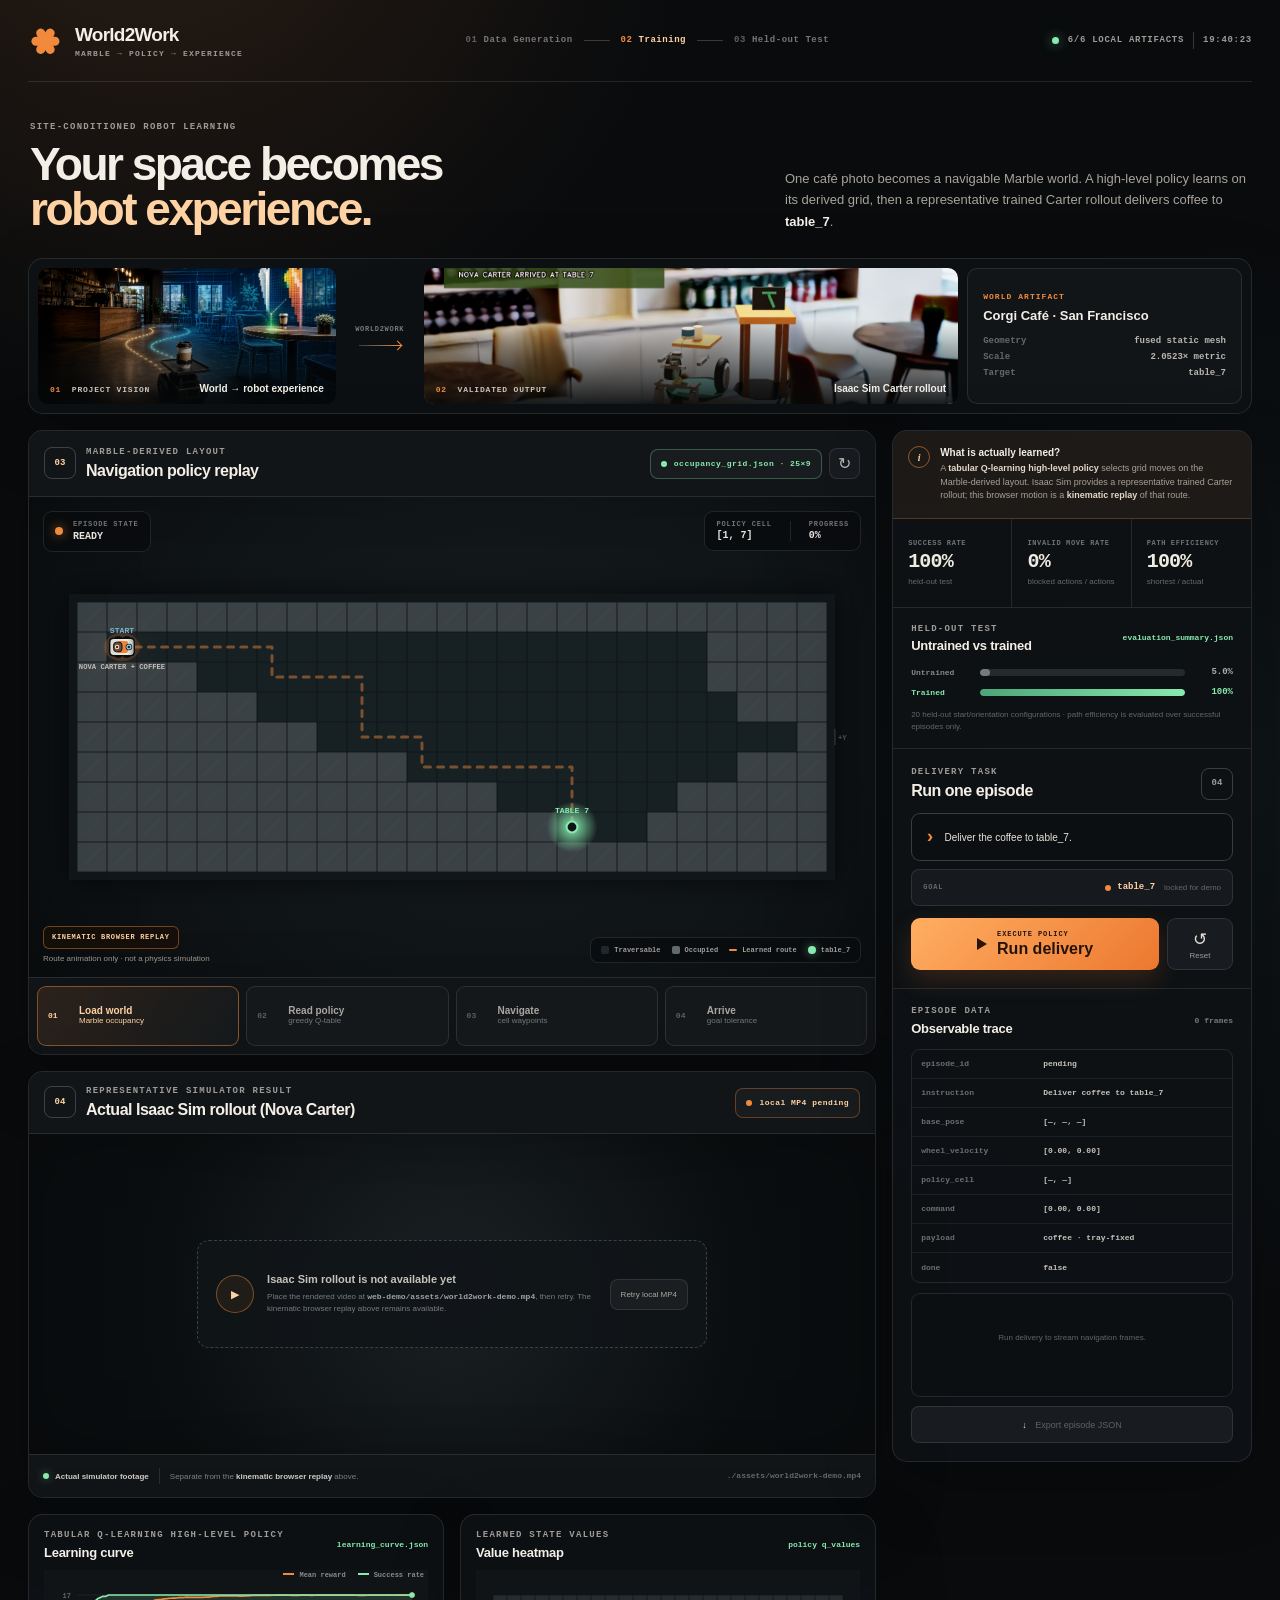
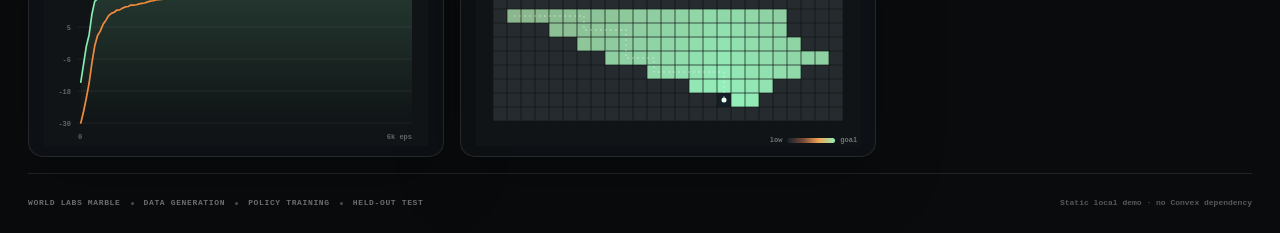
<file: web-demo/index.html>
<!doctype html>
<html lang="en">
  <head>
    <meta charset="UTF-8" />
    <meta name="viewport" content="width=device-width, initial-scale=1.0" />
    <meta
      name="description"
      content="World2Work converts a World Labs Marble café into a tabular navigation training environment and replays a Nova Carter coffee-delivery episode."
    />
    <title>World2Work · Marble to Robot Experience</title>
    <link rel="stylesheet" href="./styles.css" />
  </head>
  <body>
    <div class="app-shell">
      <header class="topbar">
        <a class="brand-lockup" href="#" aria-label="World2Work home">
          <span class="brand-mark" aria-hidden="true"><i></i><i></i><i></i></span>
          <span>
            <strong>World2Work</strong>
            <small>MARBLE → POLICY → EXPERIENCE</small>
          </span>
        </a>

        <div class="header-pipeline" aria-label="Evaluation pipeline">
          <span><b>01</b> Data Generation</span><i></i>
          <span class="is-active"><b>02</b> Training</span><i></i>
          <span><b>03</b> Held-out Test</span>
        </div>

        <div class="header-status">
          <span class="live-dot" aria-hidden="true"></span>
          <span id="artifactStatus">LOADING ARTIFACTS</span>
          <span class="divider" aria-hidden="true"></span>
          <time id="clock">00:00:00</time>
        </div>
      </header>

      <main>
        <section class="intro-row">
          <div>
            <p class="eyebrow">SITE-CONDITIONED ROBOT LEARNING</p>
            <h1>Your space becomes<br /><em>robot experience.</em></h1>
          </div>
          <p class="intro-copy">
            One café photo becomes a navigable Marble world. A high-level policy learns on its derived grid,
            then a representative trained Carter rollout delivers coffee to <strong>table_7</strong>.
          </p>
        </section>

        <section class="source-strip" aria-label="World generation inputs">
          <figure class="source-card">
            <img
              id="sourcePhoto"
              src="./assets/world2work-cover.png"
              alt="World2Work project concept showing a café becoming a robot simulation"
            />
            <figcaption>
              <span><b>01</b> PROJECT VISION</span>
              <strong>World → robot experience</strong>
            </figcaption>
          </figure>

          <div class="source-arrow" aria-hidden="true">
            <span>WORLD2WORK</span>
            <i></i>
          </div>

          <figure class="source-card source-card-wide">
            <img
              id="marblePano"
              src="./assets/world2work-success.png"
              alt="Validated Nova Carter rollout in Isaac Sim"
            />
            <figcaption>
              <span><b>02</b> VALIDATED OUTPUT</span>
              <strong>Isaac Sim Carter rollout</strong>
            </figcaption>
          </figure>

          <div class="source-meta">
            <span class="meta-kicker">WORLD ARTIFACT</span>
            <strong>Corgi Café · San Francisco</strong>
            <dl>
              <div><dt>Geometry</dt><dd>fused static mesh</dd></div>
              <div><dt>Scale</dt><dd>2.0523× metric</dd></div>
              <div><dt>Target</dt><dd>table_7</dd></div>
            </dl>
          </div>
        </section>

        <section class="workspace">
          <div class="visual-column">
            <article class="panel route-panel">
              <header class="panel-header">
                <div class="panel-title">
                  <span class="panel-index">03</span>
                  <div>
                    <p class="eyebrow">MARBLE-DERIVED LAYOUT</p>
                    <h2>Navigation policy replay</h2>
                  </div>
                </div>
                <div class="panel-tools">
                  <span class="status-pill" id="gridSourcePill"><i></i> checking grid</span>
                  <button class="icon-button" id="replayButton" type="button" title="Replay episode">↻</button>
                </div>
              </header>

              <div class="route-stage" id="routeStage">
                <canvas id="navCanvas" aria-label="Occupancy grid, learned route, and animated Nova Carter"></canvas>

                <div class="stage-hud top-left">
                  <span id="hudPhaseDot"></span>
                  <div>
                    <small>EPISODE STATE</small>
                    <strong id="hudPhase">READY</strong>
                  </div>
                </div>

                <div class="stage-hud top-right">
                  <div><small>POLICY CELL</small><strong id="hudCell">—</strong></div>
                  <div><small>PROGRESS</small><strong id="hudProgress">0%</strong></div>
                </div>

                <div class="stage-caption">
                  <span class="truth-chip">KINEMATIC BROWSER REPLAY</span>
                  <p>Route animation only · not a physics simulation</p>
                </div>

                <div class="map-legend" aria-label="Map legend">
                  <span><i class="free"></i>Traversable</span>
                  <span><i class="wall"></i>Occupied</span>
                  <span><i class="route"></i>Learned route</span>
                  <span><i class="target"></i>table_7</span>
                </div>

                <div class="success-card" id="successCard" aria-live="polite">
                  <span class="success-check">✓</span>
                  <div><small>DELIVERY COMPLETE</small><strong>table_7 reached</strong></div>
                  <b id="successDistance">0.00 m</b>
                </div>
              </div>

              <div class="phase-strip" aria-label="Episode phases">
                <div class="phase is-active" data-phase="load">
                  <span>01</span><strong>Load world</strong><small>Marble occupancy</small>
                </div>
                <div class="phase" data-phase="policy">
                  <span>02</span><strong>Read policy</strong><small>greedy Q-table</small>
                </div>
                <div class="phase" data-phase="navigate">
                  <span>03</span><strong>Navigate</strong><small>cell waypoints</small>
                </div>
                <div class="phase" data-phase="arrive">
                  <span>04</span><strong>Arrive</strong><small>goal tolerance</small>
                </div>
              </div>
            </article>

            <article class="panel rollout-panel" id="rolloutPanel">
              <header class="panel-header rollout-header">
                <div class="panel-title">
                  <span class="panel-index">04</span>
                  <div>
                    <p class="eyebrow">REPRESENTATIVE SIMULATOR RESULT</p>
                    <h2>Actual Isaac Sim rollout (Nova Carter)</h2>
                  </div>
                </div>
                <span class="status-pill" id="rolloutStatus"><i></i> checking local MP4</span>
              </header>

              <div class="rollout-media">
                <video
                  id="rolloutVideo"
                  controls
                  muted
                  playsinline
                  preload="metadata"
                  aria-label="Actual Isaac Sim rollout of Nova Carter delivering coffee to table 7"
                ></video>
                <div class="rollout-fallback" id="rolloutFallback" role="status" aria-live="polite">
                  <span class="rollout-fallback-icon" aria-hidden="true">▶</span>
                  <div>
                    <strong id="rolloutFallbackTitle">Checking for Isaac Sim rollout…</strong>
                    <p id="rolloutFallbackText">Looking for <code>web-demo/assets/world2work-demo.mp4</code>.</p>
                  </div>
                  <button class="quiet-button" id="retryRolloutButton" type="button">Retry local MP4</button>
                </div>
                <div class="rollout-label">
                  <span>ISAAC SIM</span>
                  <strong>NOVA CARTER · TABLE_7</strong>
                </div>
              </div>

              <div class="rollout-provenance">
                <span><i class="sim-dot"></i><b>Actual simulator footage</b></span>
                <span class="provenance-divider"></span>
                <p>Separate from the <b>kinematic browser replay</b> above.</p>
                <code>./assets/world2work-demo.mp4</code>
              </div>
            </article>

            <div class="analytics-grid">
              <article class="panel chart-card">
                <header class="mini-header">
                  <div>
                    <p class="eyebrow">TABULAR Q-LEARNING HIGH-LEVEL POLICY</p>
                    <h3>Learning curve</h3>
                  </div>
                  <span class="mini-status" id="curveStatus">loading</span>
                </header>
                <div class="chart-wrap">
                  <canvas id="curveCanvas" aria-label="Q-learning training reward and success-rate curve"></canvas>
                  <div class="chart-legend"><span class="reward-key">Mean reward</span><span class="success-key">Success rate</span></div>
                </div>
              </article>

              <article class="panel chart-card">
                <header class="mini-header">
                  <div>
                    <p class="eyebrow">LEARNED STATE VALUES</p>
                    <h3>Value heatmap</h3>
                  </div>
                  <span class="mini-status" id="heatmapStatus">loading</span>
                </header>
                <div class="chart-wrap heatmap-wrap">
                  <canvas id="heatmapCanvas" aria-label="Q-learning value heatmap"></canvas>
                  <div class="heat-scale"><span>low</span><i></i><span>goal</span></div>
                </div>
              </article>
            </div>
          </div>

          <aside class="control-panel panel" aria-label="Policy and episode details">
            <section class="truth-card">
              <span class="truth-icon">i</span>
              <div>
                <strong>What is actually learned?</strong>
                <p>
                  A <b>tabular Q-learning high-level policy</b> selects grid moves on the
                  Marble-derived layout. Isaac Sim provides a representative trained Carter rollout;
                  this browser motion is a <b>kinematic replay</b> of that route.
                </p>
              </div>
            </section>

            <section class="metrics-grid primary-metrics" aria-label="Held-out evaluation metrics">
              <div><span>Success Rate</span><strong id="successMetric">—</strong><small>held-out test</small></div>
              <div><span>Invalid Move Rate</span><strong id="collisionMetric">—</strong><small>blocked actions / actions</small></div>
              <div><span>Path Efficiency</span><strong id="efficiencyMetric">—</strong><small>shortest / actual</small></div>
            </section>

            <section class="comparison-section" aria-label="Untrained versus trained comparison">
              <header class="mini-header">
                <div><p class="eyebrow">HELD-OUT TEST</p><h3>Untrained vs trained</h3></div>
                <span class="mini-status" id="evaluationStatus">evaluation pending</span>
              </header>
              <div class="comparison-chart">
                <div class="compare-row">
                  <span>Untrained</span>
                  <div class="compare-track"><i id="untrainedBar"></i></div>
                  <strong id="untrainedScore">—</strong>
                </div>
                <div class="compare-row trained">
                  <span>Trained</span>
                  <div class="compare-track"><i id="trainedBar"></i></div>
                  <strong id="trainedScore">—</strong>
                </div>
              </div>
              <p class="evaluation-note" id="evaluationNote">Waiting for evaluation_summary.json; no placeholder scores are shown.</p>
            </section>

            <section class="control-section">
              <div class="section-heading">
                <div><p class="eyebrow">DELIVERY TASK</p><h2>Run one episode</h2></div>
                <span class="section-number">04</span>
              </div>
              <label class="instruction-field" for="instructionInput">
                <span>›</span>
                <input
                  id="instructionInput"
                  type="text"
                  value="Deliver the coffee to table_7."
                  autocomplete="off"
                  spellcheck="false"
                  readonly
                />
              </label>
              <div class="target-lock"><span>GOAL</span><strong><i></i> table_7</strong><small>locked for demo</small></div>
              <div class="run-controls">
                <button class="run-button" id="runButton" type="button">
                  <span class="play-icon" aria-hidden="true"></span>
                  <span><small>EXECUTE POLICY</small>Run delivery</span>
                </button>
                <button class="reset-button" id="resetButton" type="button"><span>↺</span>Reset</button>
              </div>
            </section>

            <section class="episode-section">
              <header class="mini-header">
                <div><p class="eyebrow">EPISODE DATA</p><h3>Observable trace</h3></div>
                <span class="event-count" id="eventCount">0 frames</span>
              </header>

              <dl class="field-list">
                <div><dt>episode_id</dt><dd id="fieldEpisode">pending</dd></div>
                <div><dt>instruction</dt><dd>Deliver coffee to table_7</dd></div>
                <div><dt>base_pose</dt><dd id="fieldPose">[—, —, —]</dd></div>
                <div><dt>wheel_velocity</dt><dd id="fieldWheels">[0.00, 0.00]</dd></div>
                <div><dt>policy_cell</dt><dd id="fieldCell">[—, —]</dd></div>
                <div><dt>command</dt><dd id="fieldCommand">[0.00, 0.00]</dd></div>
                <div><dt>payload</dt><dd>coffee · tray-fixed</dd></div>
                <div><dt>done</dt><dd id="fieldDone">false</dd></div>
              </dl>

              <div class="event-log" id="eventLog" role="log" aria-live="polite">
                <p class="empty-log">Run delivery to stream navigation frames.</p>
              </div>

              <button class="export-button" id="exportButton" type="button" disabled>
                <span>↓</span> Export episode JSON
              </button>
            </section>
          </aside>
        </section>
      </main>

      <footer>
        <span>WORLD LABS MARBLE</span><i></i>
        <span>DATA GENERATION</span><i></i>
        <span>POLICY TRAINING</span><i></i>
        <span>HELD-OUT TEST</span>
        <small>Static local demo · no Convex dependency</small>
      </footer>

      <div class="toast" id="toast" role="status" aria-live="polite"></div>
    </div>
    <script src="./app.js"></script>
  </body>
</html>
</file>
<file: web-demo/styles.css>
:root {
  color-scheme: dark;
  --bg: #090b0d;
  --panel: #111417;
  --panel-2: #161a1e;
  --ink: #f3eee6;
  --muted: #9e9b96;
  --muted-2: #696c6d;
  --line: rgba(255, 255, 255, 0.1);
  --line-strong: rgba(255, 255, 255, 0.19);
  --orange: #f18a3c;
  --orange-soft: #ffd2a3;
  --green: #87eaae;
  --blue: #73b5da;
  --red: #f48a78;
  --mono: "SFMono-Regular", "Roboto Mono", Consolas, monospace;
  --sans: Inter, ui-sans-serif, -apple-system, BlinkMacSystemFont, "Segoe UI", sans-serif;
}

* { box-sizing: border-box; }

html { min-width: 320px; background: var(--bg); }

body {
  margin: 0;
  min-height: 100vh;
  color: var(--ink);
  background:
    radial-gradient(circle at 12% -8%, rgba(241, 138, 60, 0.14), transparent 34rem),
    radial-gradient(circle at 96% 42%, rgba(94, 144, 165, 0.07), transparent 34rem),
    var(--bg);
  font-family: var(--sans);
  -webkit-font-smoothing: antialiased;
}

button, input { font: inherit; }
button { color: inherit; }

.app-shell { width: min(1780px, 100%); margin: 0 auto; padding: 0 28px; }

.topbar {
  min-height: 82px;
  display: flex;
  align-items: center;
  justify-content: space-between;
  gap: 24px;
  border-bottom: 1px solid var(--line);
}

.brand-lockup {
  display: flex;
  align-items: center;
  gap: 13px;
  color: inherit;
  text-decoration: none;
}

.brand-lockup > span:last-child { display: flex; flex-direction: column; gap: 4px; }
.brand-lockup strong { font-size: 19px; letter-spacing: -0.04em; }
.brand-lockup small { color: var(--muted); font: 700 8px/1 var(--mono); letter-spacing: .15em; }

.brand-mark {
  width: 34px;
  height: 34px;
  position: relative;
  display: grid;
  place-items: center;
  transform: rotate(30deg);
}

.brand-mark i {
  position: absolute;
  width: 9px;
  height: 28px;
  border-radius: 9px;
  background: var(--orange);
}

.brand-mark i:nth-child(2) { transform: rotate(60deg); }
.brand-mark i:nth-child(3) { transform: rotate(120deg); }

.header-pipeline { display: flex; align-items: center; gap: 11px; color: #747777; }
.header-pipeline span { display: flex; gap: 6px; align-items: center; font: 650 9px/1 var(--mono); letter-spacing: .06em; }
.header-pipeline span b { color: #5e6061; font-weight: 700; }
.header-pipeline span.is-active { color: var(--orange-soft); }
.header-pipeline span.is-active b { color: var(--orange); }
.header-pipeline > i { width: 26px; height: 1px; background: var(--line-strong); }

.header-status { display: flex; align-items: center; gap: 9px; color: var(--muted); font: 650 9px/1 var(--mono); letter-spacing: .08em; }
.live-dot { width: 7px; height: 7px; border-radius: 50%; background: var(--orange); box-shadow: 0 0 12px rgba(241, 138, 60, .55); }
.live-dot.is-live { background: var(--green); box-shadow: 0 0 12px rgba(135, 234, 174, .6); }
.divider { width: 1px; height: 17px; background: var(--line-strong); }

.intro-row {
  min-height: 176px;
  padding: 30px 2px 26px;
  display: flex;
  justify-content: space-between;
  align-items: end;
  gap: 40px;
}

.eyebrow { margin: 0; color: var(--muted); font: 750 9px/1.2 var(--mono); letter-spacing: .14em; }
.intro-row h1 { margin: 9px 0 0; font-size: clamp(30px, 3.6vw, 54px); line-height: .98; letter-spacing: -.055em; }
.intro-row h1 em { color: var(--orange-soft); font-style: normal; }
.intro-copy { width: min(465px, 42%); margin: 0; color: #a8a39c; font-size: 13px; line-height: 1.65; }
.intro-copy strong { color: var(--ink); }

.source-strip {
  min-height: 154px;
  padding: 9px;
  display: grid;
  grid-template-columns: minmax(180px, .78fr) 70px minmax(260px, 1.4fr) minmax(225px, .72fr);
  gap: 9px;
  border: 1px solid var(--line);
  border-radius: 15px;
  background: rgba(15, 18, 21, .78);
  box-shadow: 0 24px 70px rgba(0, 0, 0, .18);
}

.source-card { min-width: 0; margin: 0; position: relative; overflow: hidden; border-radius: 10px; background: #1a1b1a; }
.source-card img { width: 100%; height: 136px; display: block; object-fit: cover; filter: saturate(.78) contrast(1.05); }
.source-card::after { content: ""; position: absolute; inset: 0; background: linear-gradient(180deg, transparent 38%, rgba(5, 7, 8, .9)); pointer-events: none; }
.source-card figcaption { position: absolute; z-index: 1; left: 12px; right: 12px; bottom: 10px; display: flex; align-items: end; justify-content: space-between; gap: 8px; }
.source-card figcaption span { color: #c9c4bd; font: 650 8px/1 var(--mono); letter-spacing: .1em; }
.source-card figcaption span b { margin-right: 5px; color: var(--orange); }
.source-card figcaption strong { font-size: 10px; }

.source-arrow { display: flex; flex-direction: column; align-items: center; justify-content: center; gap: 12px; }
.source-arrow span { color: #777a7a; font: 700 7px/1 var(--mono); letter-spacing: .1em; }
.source-arrow i { position: relative; width: 42px; height: 1px; background: linear-gradient(90deg, var(--line-strong), var(--orange)); }
.source-arrow i::after { content: ""; position: absolute; right: 0; top: -3px; width: 6px; height: 6px; border-top: 1px solid var(--orange); border-right: 1px solid var(--orange); transform: rotate(45deg); }

.source-meta { padding: 17px 15px; display: flex; flex-direction: column; justify-content: center; border: 1px solid var(--line); border-radius: 10px; background: #121518; }
.meta-kicker { color: var(--orange); font: 750 8px/1 var(--mono); letter-spacing: .13em; }
.source-meta > strong { margin-top: 7px; font-size: 13px; }
.source-meta dl { margin: 13px 0 0; display: grid; gap: 5px; }
.source-meta dl div { display: flex; justify-content: space-between; gap: 12px; font: 550 9px/1.2 var(--mono); }
.source-meta dt { color: #65696a; }
.source-meta dd { margin: 0; color: #b9b5af; text-align: right; }

.workspace { display: grid; grid-template-columns: minmax(0, 1.65fr) minmax(355px, .7fr); gap: 16px; padding: 16px 0; }
.visual-column { min-width: 0; }
.panel { border: 1px solid var(--line); border-radius: 15px; background: rgba(15, 18, 21, .92); box-shadow: 0 24px 70px rgba(0, 0, 0, .22); }
.route-panel { overflow: hidden; }

.panel-header { min-height: 66px; padding: 0 15px; display: flex; align-items: center; justify-content: space-between; gap: 15px; border-bottom: 1px solid var(--line); background: #121518; }
.panel-title, .panel-tools, .section-heading, .mini-header, .run-controls { display: flex; align-items: center; }
.panel-title { gap: 10px; }
.panel-title h2 { margin: 4px 0 0; font-size: 16px; letter-spacing: -.03em; }
.panel-index, .section-number { width: 32px; height: 32px; display: grid; place-items: center; flex: 0 0 auto; border: 1px solid var(--line-strong); border-radius: 8px; color: var(--orange-soft); font: 700 9px/1 var(--mono); }
.panel-tools { gap: 7px; }

.status-pill { min-height: 30px; padding: 0 10px; display: inline-flex; align-items: center; gap: 7px; border: 1px solid var(--line); border-radius: 8px; color: #aba7a1; background: #181c1f; font: 650 8px/1 var(--mono); letter-spacing: .06em; }
.status-pill i { width: 6px; height: 6px; border-radius: 50%; background: var(--orange); }
.status-pill.is-loaded { color: var(--green); border-color: rgba(135, 234, 174, .3); }
.status-pill.is-loaded i { background: var(--green); }
.status-pill.is-fallback { color: var(--orange-soft); border-color: rgba(241, 138, 60, .34); }
.icon-button { width: 31px; height: 31px; display: grid; place-items: center; border: 1px solid var(--line); border-radius: 8px; color: #b8b3ac; background: #181c20; cursor: pointer; transition: 150ms ease; }
.icon-button:hover { color: white; border-color: rgba(241, 138, 60, .5); }

.route-stage { position: relative; min-height: 480px; overflow: hidden; background: #0b0e10; }
#navCanvas { width: 100%; height: 480px; display: block; }
.route-stage::after { content: ""; position: absolute; inset: 0; pointer-events: none; box-shadow: inset 0 0 80px rgba(0, 0, 0, .24); }

.stage-hud { position: absolute; z-index: 2; top: 14px; display: flex; align-items: center; gap: 10px; padding: 9px 11px; border: 1px solid var(--line); border-radius: 9px; background: rgba(9, 12, 14, .82); backdrop-filter: blur(12px); }
.stage-hud.top-left { left: 14px; }
.stage-hud.top-right { right: 14px; gap: 18px; }
.stage-hud.top-right > div { display: flex; flex-direction: column; gap: 3px; }
.stage-hud.top-right > div + div { padding-left: 18px; border-left: 1px solid var(--line); }
.stage-hud > span { width: 8px; height: 8px; border-radius: 50%; background: var(--orange); box-shadow: 0 0 12px rgba(241, 138, 60, .7); }
.stage-hud small { display: block; color: #717576; font: 700 7px/1 var(--mono); letter-spacing: .12em; }
.stage-hud strong { color: #e9e4dd; font: 700 10px/1 var(--mono); }
.stage-hud.top-left strong { display: block; margin-top: 4px; }

.stage-caption { position: absolute; z-index: 2; left: 14px; bottom: 14px; }
.truth-chip { display: inline-flex; min-height: 23px; padding: 0 8px; align-items: center; border: 1px solid rgba(241, 138, 60, .42); border-radius: 6px; color: var(--orange-soft); background: rgba(24, 15, 9, .83); font: 750 7px/1 var(--mono); letter-spacing: .1em; }
.stage-caption p { margin: 5px 0 0; color: #99958f; font-size: 8px; }

.map-legend { position: absolute; z-index: 2; right: 14px; bottom: 14px; display: flex; gap: 11px; padding: 8px 10px; border: 1px solid var(--line); border-radius: 8px; color: #a09d97; background: rgba(9, 12, 14, .8); font: 600 7px/1 var(--mono); }
.map-legend span { display: flex; align-items: center; gap: 5px; }
.map-legend i { width: 8px; height: 8px; border-radius: 2px; background: #20272a; }
.map-legend .wall { background: #62696b; }
.map-legend .route { height: 2px; background: var(--orange); }
.map-legend .target { border-radius: 50%; background: var(--green); box-shadow: 0 0 8px rgba(135, 234, 174, .55); }

.success-card { position: absolute; z-index: 4; left: 50%; top: 50%; min-width: 310px; padding: 13px 15px; display: flex; align-items: center; gap: 12px; border: 1px solid rgba(135, 234, 174, .58); border-radius: 12px; background: rgba(7, 20, 14, .93); box-shadow: 0 18px 60px rgba(0, 0, 0, .48), 0 0 40px rgba(135, 234, 174, .1); opacity: 0; transform: translate(-50%, -42%) scale(.96); pointer-events: none; transition: 260ms ease; }
.success-card.is-visible { opacity: 1; transform: translate(-50%, -50%) scale(1); }
.success-check { width: 32px; height: 32px; display: grid; place-items: center; border-radius: 50%; color: #0c2215; background: var(--green); font-weight: 900; }
.success-card div { flex: 1; display: flex; flex-direction: column; gap: 3px; }
.success-card small { color: var(--green); font: 750 7px/1 var(--mono); letter-spacing: .12em; }
.success-card strong { font-size: 13px; }
.success-card > b { color: #b9cfbf; font: 650 9px/1 var(--mono); }

.phase-strip { padding: 8px; display: grid; grid-template-columns: repeat(4, 1fr); gap: 7px; border-top: 1px solid var(--line); background: #111417; }
.phase { min-height: 60px; padding: 9px 10px; display: grid; grid-template-columns: 24px 1fr; grid-template-rows: 1fr 1fr; column-gap: 7px; align-items: center; border: 1px solid var(--line); border-radius: 9px; color: #737777; background: #14181b; transition: 180ms ease; }
.phase > span { grid-row: 1 / 3; color: #5c6061; font: 700 8px/1 var(--mono); }
.phase strong { align-self: end; color: #aaa6a0; font-size: 10px; }
.phase small { align-self: start; font-size: 8px; }
.phase.is-active { border-color: rgba(241, 138, 60, .48); color: var(--orange-soft); background: linear-gradient(125deg, rgba(241, 138, 60, .12), #15191c); }
.phase.is-active > span, .phase.is-active strong { color: var(--orange-soft); }
.phase.is-done { border-color: rgba(135, 234, 174, .22); }
.phase.is-done > span, .phase.is-done strong { color: var(--green); }

.rollout-panel { margin-top: 16px; overflow: hidden; }
.rollout-header { min-height: 62px; }
.rollout-media { position: relative; min-height: 320px; display: grid; place-items: center; overflow: hidden; background: radial-gradient(circle at 50% 48%, #1a2023, #0a0d0f 68%); }
.rollout-media::after { content: ""; position: absolute; z-index: 2; inset: 0; pointer-events: none; box-shadow: inset 0 0 70px rgba(0, 0, 0, .3); }
.rollout-media video { position: relative; z-index: 1; width: 100%; max-height: 540px; display: none; aspect-ratio: 16 / 9; object-fit: contain; background: #060809; }
.rollout-panel.is-ready .rollout-media video { display: block; }
.rollout-fallback { position: relative; z-index: 1; width: min(510px, calc(100% - 40px)); min-height: 108px; padding: 18px; display: grid; grid-template-columns: 38px 1fr auto; align-items: center; gap: 13px; border: 1px dashed var(--line-strong); border-radius: 12px; color: #c6c1ba; background: rgba(17, 21, 24, .88); }
.rollout-panel.is-ready .rollout-fallback { display: none; }
.rollout-fallback-icon { width: 38px; height: 38px; display: grid; place-items: center; border: 1px solid rgba(241, 138, 60, .45); border-radius: 50%; color: var(--orange-soft); background: rgba(241, 138, 60, .08); font-size: 11px; }
.rollout-fallback strong { display: block; font-size: 11px; }
.rollout-fallback p { margin: 6px 0 0; color: #777b7b; font-size: 8px; line-height: 1.45; }
.rollout-fallback code, .rollout-provenance code { color: #9fa3a1; font: 600 8px/1 var(--mono); }
.quiet-button { min-height: 31px; padding: 0 10px; border: 1px solid var(--line); border-radius: 8px; color: #aaa7a1; background: #1a1e21; cursor: pointer; font-size: 8px; transition: 150ms ease; }
.quiet-button:hover { color: white; border-color: rgba(241, 138, 60, .5); }
.rollout-label { position: absolute; z-index: 3; left: 13px; top: 13px; padding: 8px 10px; display: none; flex-direction: column; gap: 3px; border: 1px solid rgba(255, 255, 255, .13); border-radius: 8px; background: rgba(7, 10, 12, .8); backdrop-filter: blur(10px); }
.rollout-panel.is-ready .rollout-label { display: flex; }
.rollout-label span { color: var(--green); font: 750 7px/1 var(--mono); letter-spacing: .13em; }
.rollout-label strong { color: #e8e3dc; font: 700 8px/1 var(--mono); }
.rollout-provenance { min-height: 43px; padding: 0 14px; display: flex; align-items: center; gap: 10px; border-top: 1px solid var(--line); color: #7d8181; background: #121518; font-size: 8px; }
.rollout-provenance > span:first-child { display: flex; align-items: center; gap: 6px; color: #b2aea8; }
.rollout-provenance b { color: #d1cdc6; }
.rollout-provenance p { margin: 0; }
.rollout-provenance code { margin-left: auto; color: #65696a; }
.sim-dot { width: 6px; height: 6px; border-radius: 50%; background: var(--green); box-shadow: 0 0 9px rgba(135, 234, 174, .46); }
.provenance-divider { width: 1px; height: 16px; background: var(--line); }

.analytics-grid { margin-top: 16px; display: grid; grid-template-columns: 1fr 1fr; gap: 16px; }
.chart-card { min-width: 0; padding: 15px 15px 10px; }
.mini-header { justify-content: space-between; gap: 12px; }
.mini-header h3 { margin: 4px 0 0; font-size: 13px; letter-spacing: -.02em; }
.mini-status, .event-count { color: #777b7b; font: 650 8px/1 var(--mono); }
.mini-status.is-loaded { color: var(--green); }
.mini-status.is-fallback { color: var(--orange-soft); }
.chart-wrap { position: relative; min-height: 176px; margin-top: 10px; }
.chart-wrap canvas { width: 100%; height: 176px; display: block; }
.chart-legend { position: absolute; top: 2px; right: 4px; display: flex; gap: 12px; color: #898c8b; font: 600 7px/1 var(--mono); }
.chart-legend span::before { content: ""; display: inline-block; width: 11px; height: 2px; margin: 0 5px 2px 0; }
.reward-key::before { background: var(--orange); }
.success-key::before { background: var(--green); }
.heatmap-wrap { min-height: 176px; }
.heat-scale { position: absolute; right: 3px; bottom: 2px; display: flex; align-items: center; gap: 5px; color: #707474; font: 600 7px/1 var(--mono); }
.heat-scale i { width: 48px; height: 5px; border-radius: 9px; background: linear-gradient(90deg, #14212a, #744738, #f1a554, #93efb8); }

.control-panel { align-self: start; overflow: hidden; }
.truth-card { padding: 15px; display: flex; align-items: flex-start; gap: 10px; border-bottom: 1px solid rgba(241, 138, 60, .26); background: rgba(241, 138, 60, .07); }
.truth-icon { width: 22px; height: 22px; display: grid; place-items: center; flex: 0 0 auto; border: 1px solid rgba(241, 138, 60, .55); border-radius: 50%; color: var(--orange-soft); font: italic 750 10px serif; }
.truth-card strong { display: block; margin: 1px 0 4px; font-size: 10px; }
.truth-card p { margin: 0; color: #aaa096; font-size: 9px; line-height: 1.5; }
.truth-card p b { color: #e6d8c9; font-weight: 700; }

.control-section { padding: 18px; border-bottom: 1px solid var(--line); }
.section-heading { justify-content: space-between; gap: 12px; }
.section-heading h2 { margin: 4px 0 0; font-size: 16px; letter-spacing: -.03em; }
.section-number { color: var(--muted); }

.instruction-field { min-height: 48px; margin-top: 13px; display: flex; align-items: center; gap: 7px; border: 1px solid var(--line-strong); border-radius: 9px; background: #0c0f11; }
.instruction-field > span { padding-left: 12px; color: var(--orange); font: 800 19px/1 var(--mono); }
.instruction-field input { width: 100%; min-width: 0; padding-right: 10px; border: 0; outline: 0; color: #e9e3db; background: transparent; font-size: 10px; }
.target-lock { min-height: 37px; margin-top: 8px; padding: 0 11px; display: flex; align-items: center; border: 1px solid var(--line); border-radius: 8px; background: #161a1e; }
.target-lock > span { color: #676b6c; font: 700 7px/1 var(--mono); letter-spacing: .12em; }
.target-lock strong { margin-left: auto; display: flex; align-items: center; gap: 6px; color: var(--orange-soft); font: 650 9px/1 var(--mono); }
.target-lock strong i { width: 6px; height: 6px; border-radius: 50%; background: var(--orange); }
.target-lock small { margin-left: 9px; color: #65696a; font-size: 8px; }

.run-controls { gap: 8px; margin-top: 12px; }
.run-button { min-height: 52px; flex: 1; display: flex; align-items: center; justify-content: center; gap: 10px; border: 0; border-radius: 9px; color: #251309; background: linear-gradient(135deg, #ffae62, #ec782f); box-shadow: 0 10px 25px rgba(236, 120, 47, .18); cursor: pointer; font-weight: 850; transition: 150ms ease; }
.run-button:hover:not(:disabled) { transform: translateY(-1px); box-shadow: 0 14px 30px rgba(236, 120, 47, .28); }
.run-button:disabled { opacity: .55; cursor: wait; }
.run-button > span:last-child { display: flex; flex-direction: column; align-items: flex-start; line-height: 1.05; }
.run-button small { margin-bottom: 3px; font: 750 7px/1 var(--mono); letter-spacing: .13em; }
.play-icon { width: 0; height: 0; border-top: 6px solid transparent; border-bottom: 6px solid transparent; border-left: 10px solid #281408; }
.reset-button { width: 66px; align-self: stretch; display: flex; flex-direction: column; align-items: center; justify-content: center; gap: 1px; border: 1px solid var(--line); border-radius: 9px; color: var(--muted); background: #181c20; cursor: pointer; font-size: 8px; }
.reset-button span { color: #e3ded7; font-size: 17px; }

.metrics-grid { display: grid; grid-template-columns: 1fr 1fr; border-bottom: 1px solid var(--line); }
.primary-metrics { grid-template-columns: repeat(3, 1fr); }
.metrics-grid > div { min-height: 78px; padding: 13px 15px; display: flex; flex-direction: column; justify-content: center; border-right: 1px solid var(--line); border-bottom: 1px solid var(--line); }
.metrics-grid > div:nth-child(2n) { border-right: 0; }
.metrics-grid > div:nth-last-child(-n + 2) { border-bottom: 0; }
.primary-metrics > div { min-width: 0; min-height: 88px; border-bottom: 0; }
.primary-metrics > div:nth-child(2) { border-right: 1px solid var(--line); }
.primary-metrics > div:last-child { border-right: 0; }
.metrics-grid span { color: #6f7374; font: 700 7px/1 var(--mono); letter-spacing: .09em; text-transform: uppercase; }
.metrics-grid strong { margin-top: 5px; color: #f0eae1; font: 780 20px/1 var(--mono); letter-spacing: -.04em; }
.metrics-grid small { margin-top: 5px; color: #65696a; font-size: 8px; }

.comparison-section { padding: 16px 18px; border-bottom: 1px solid var(--line); }
.comparison-chart { margin-top: 15px; display: grid; gap: 11px; }
.compare-row { display: grid; grid-template-columns: 60px 1fr 39px; align-items: center; gap: 9px; color: #858988; font: 650 8px/1 var(--mono); }
.compare-row > span { color: inherit; }
.compare-row > strong { color: #a8aba8; text-align: right; font-size: 9px; }
.compare-track { height: 7px; overflow: hidden; border-radius: 8px; background: #252a2d; }
.compare-track i { display: block; width: 0; height: 100%; border-radius: inherit; background: #747b7c; transition: width 600ms cubic-bezier(.2,.7,.2,1); }
.compare-row.trained { color: var(--green); }
.compare-row.trained > strong { color: var(--green); }
.compare-row.trained .compare-track i { background: linear-gradient(90deg, #4da579, var(--green)); box-shadow: 0 0 12px rgba(135, 234, 174, .24); }
.evaluation-note { margin: 12px 0 0; color: #626667; font-size: 8px; line-height: 1.45; }

.episode-section { padding: 17px 18px 18px; }
.field-list { margin: 13px 0 0; border: 1px solid var(--line); border-radius: 9px; overflow: hidden; }
.field-list > div { min-height: 29px; padding: 0 9px; display: grid; grid-template-columns: 114px 1fr; align-items: center; gap: 8px; border-bottom: 1px solid rgba(255, 255, 255, .065); font: 550 8px/1.2 var(--mono); }
.field-list > div:last-child { border-bottom: 0; }
.field-list dt { color: #6b6f70; }
.field-list dd { margin: 0; overflow: hidden; color: #c8c3bb; text-overflow: ellipsis; white-space: nowrap; }
.field-list dd.is-success { color: var(--green); }

.event-log { height: 104px; margin-top: 10px; padding: 8px 9px; overflow-y: auto; border: 1px solid var(--line); border-radius: 9px; background: #0c0f11; scrollbar-width: thin; }
.empty-log { margin: 31px 0 0; color: #606465; text-align: center; font-size: 8px; }
.log-row { min-height: 28px; display: grid; grid-template-columns: 42px 8px 1fr; align-items: center; gap: 7px; border-bottom: 1px solid rgba(255, 255, 255, .05); font: 550 8px/1 var(--mono); }
.log-row:last-child { border-bottom: 0; }
.log-row time { color: #626667; }
.log-row i { width: 5px; height: 5px; border-radius: 50%; background: var(--orange); }
.log-row span { color: #aaa69f; }
.log-row.success i { background: var(--green); }
.log-row.success span { color: var(--green); }

.export-button { width: 100%; min-height: 37px; margin-top: 9px; border: 1px solid var(--line); border-radius: 8px; color: #beb9b2; background: #181c20; cursor: pointer; font-size: 9px; transition: 150ms ease; }
.export-button span { margin-right: 6px; color: var(--orange-soft); }
.export-button:hover:not(:disabled) { color: white; border-color: rgba(241, 138, 60, .5); }
.export-button:disabled { color: #5d6162; cursor: default; }

footer { min-height: 60px; display: flex; align-items: center; gap: 10px; border-top: 1px solid var(--line); color: #696d6e; font: 650 8px/1 var(--mono); letter-spacing: .08em; }
footer > i { width: 3px; height: 3px; border-radius: 50%; background: #484c4d; }
footer small { margin-left: auto; color: #55595a; font-size: 8px; letter-spacing: 0; }

.toast { position: fixed; z-index: 20; left: 50%; bottom: 25px; padding: 9px 13px; border: 1px solid var(--line-strong); border-radius: 8px; color: var(--ink); background: rgba(10, 12, 14, .94); box-shadow: 0 14px 45px rgba(0, 0, 0, .44); opacity: 0; transform: translate(-50%, 8px); pointer-events: none; font-size: 9px; transition: 180ms ease; }
.toast.is-visible { opacity: 1; transform: translate(-50%, 0); }

@media (max-width: 1120px) {
  .header-pipeline { display: none; }
  .workspace { grid-template-columns: minmax(0, 1.4fr) minmax(330px, .72fr); }
  .source-strip { grid-template-columns: minmax(160px, .75fr) 48px minmax(220px, 1.2fr); }
  .source-meta { display: none; }
  .route-stage, #navCanvas { min-height: 420px; height: 420px; }
}

@media (max-width: 850px) {
  .app-shell { padding: 0 15px; }
  .intro-row { min-height: 150px; }
  .intro-copy { display: none; }
  .source-strip { grid-template-columns: 1fr 1.35fr; }
  .source-arrow, .source-meta { display: none; }
  .workspace { grid-template-columns: 1fr; }
  .control-panel { grid-row: 1; }
  .truth-card { display: none; }
  .metrics-grid { grid-template-columns: repeat(4, 1fr); }
  .metrics-grid > div { min-height: 70px; border-right: 1px solid var(--line) !important; border-bottom: 0 !important; }
  .metrics-grid > div:last-child { border-right: 0 !important; }
  .primary-metrics { grid-template-columns: repeat(3, 1fr); }
}

@media (max-width: 600px) {
  .header-status .divider, .header-status time { display: none; }
  .intro-row h1 { font-size: 36px; }
  .source-strip { grid-template-columns: 1fr; }
  .source-card:first-child { display: none; }
  .analytics-grid { grid-template-columns: 1fr; }
  .rollout-media { min-height: 230px; }
  .rollout-fallback { grid-template-columns: 34px 1fr; }
  .rollout-fallback .quiet-button { grid-column: 1 / -1; }
  .rollout-provenance code, .rollout-provenance .provenance-divider { display: none; }
  .route-stage, #navCanvas { min-height: 370px; height: 370px; }
  .stage-hud.top-right, .map-legend { display: none; }
  .phase strong { font-size: 8px; }
  .phase small { display: none; }
  .phase { grid-template-columns: 18px 1fr; min-height: 46px; }
  .metrics-grid { grid-template-columns: 1fr 1fr; }
  .metrics-grid > div:nth-child(2) { border-right: 0 !important; }
  .metrics-grid > div:nth-child(-n + 2) { border-bottom: 1px solid var(--line) !important; }
  .primary-metrics { grid-template-columns: 1fr; }
  .primary-metrics > div { border-right: 0 !important; border-bottom: 1px solid var(--line) !important; }
  .primary-metrics > div:last-child { border-bottom: 0 !important; }
  footer span, footer > i { display: none; }
  footer small { margin: 0 auto; }
}

@media (prefers-reduced-motion: reduce) {
  *, *::before, *::after { scroll-behavior: auto !important; transition-duration: .01ms !important; animation-duration: .01ms !important; }
}
</file>
